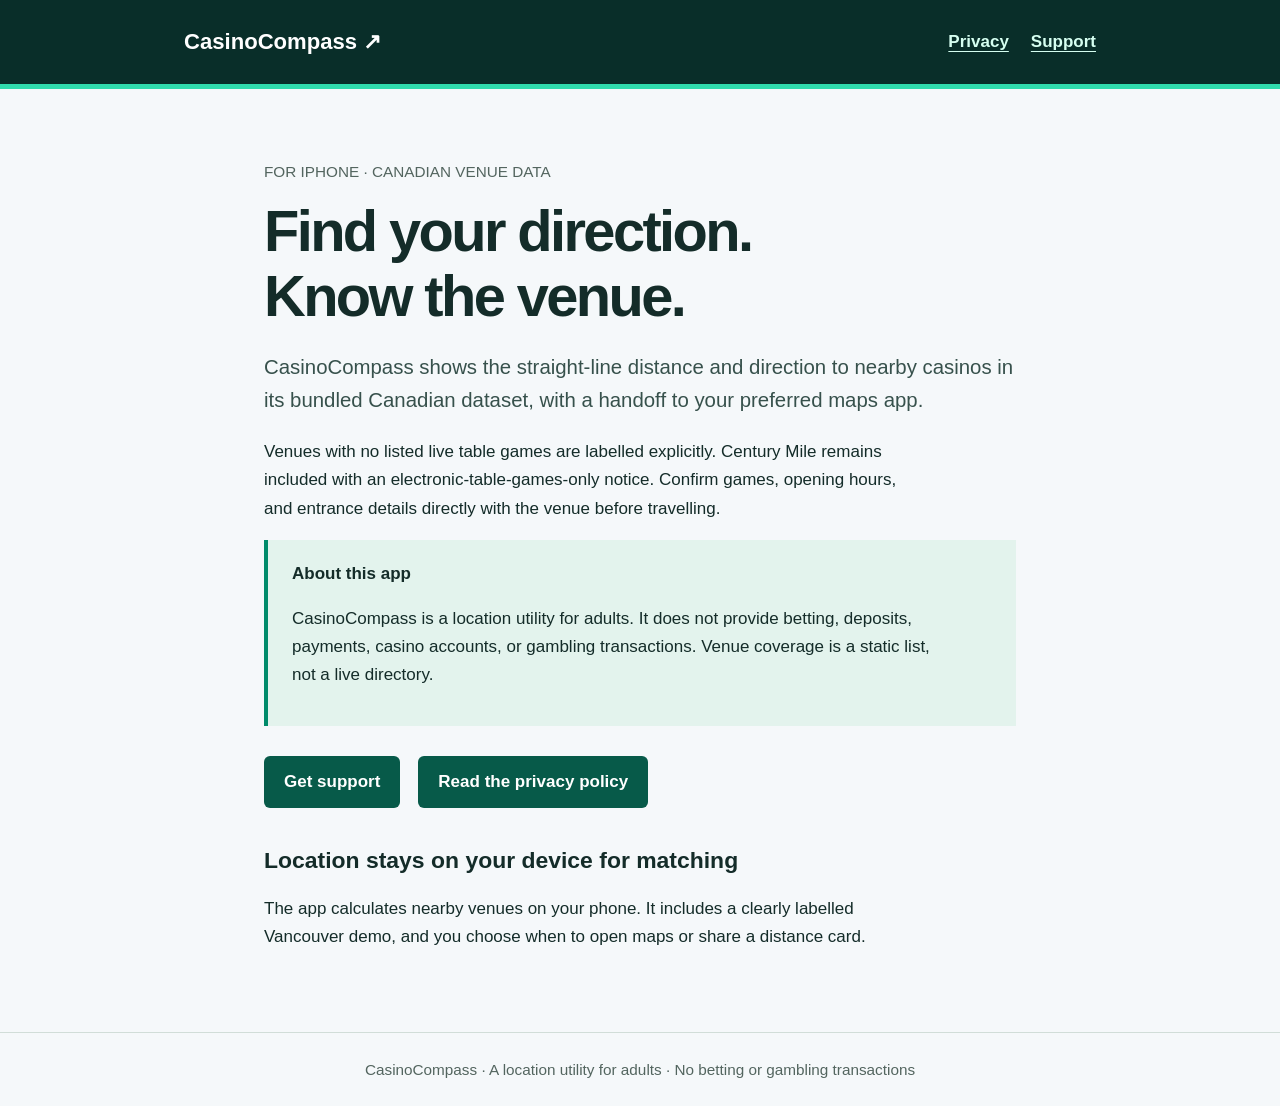
<file: docs/index.html>
<!doctype html>
<html lang="en"><head><meta charset="utf-8"><meta name="viewport" content="width=device-width, initial-scale=1"><title>Nearby casinos, clearly labelled · CasinoCompass</title><meta name="description" content="Information, privacy, and support for the CasinoCompass iPhone app."><meta name="color-scheme" content="light"><link rel="stylesheet" href="./site.css"></head>
<body><header><div><a class="brand" href="./">CasinoCompass <span aria-hidden="true">↗</span></a><nav aria-label="Main navigation"><a href="./privacy/">Privacy</a><a href="./support/">Support</a></nav></div></header><main id="main"><p class="meta">FOR IPHONE · CANADIAN VENUE DATA</p><h1>Find your direction.<br>Know the venue.</h1><p class="lead">CasinoCompass shows the straight-line distance and direction to nearby casinos in its bundled Canadian dataset, with a handoff to your preferred maps app.</p><p>Venues with no listed live table games are labelled explicitly. Century Mile remains included with an electronic-table-games-only notice. Confirm games, opening hours, and entrance details directly with the venue before travelling.</p><div class="note"><strong>About this app</strong><p>CasinoCompass is a location utility for adults. It does not provide betting, deposits, payments, casino accounts, or gambling transactions. Venue coverage is a static list, not a live directory.</p></div><div class="links"><a class="button" href="support/">Get support</a><a class="button" href="privacy/">Read the privacy policy</a></div><h2>Location stays on your device for matching</h2><p>The app calculates nearby venues on your phone. It includes a clearly labelled Vancouver demo, and you choose when to open maps or share a distance card.</p></main><footer>CasinoCompass · A location utility for adults · No betting or gambling transactions</footer></body></html>
</file>
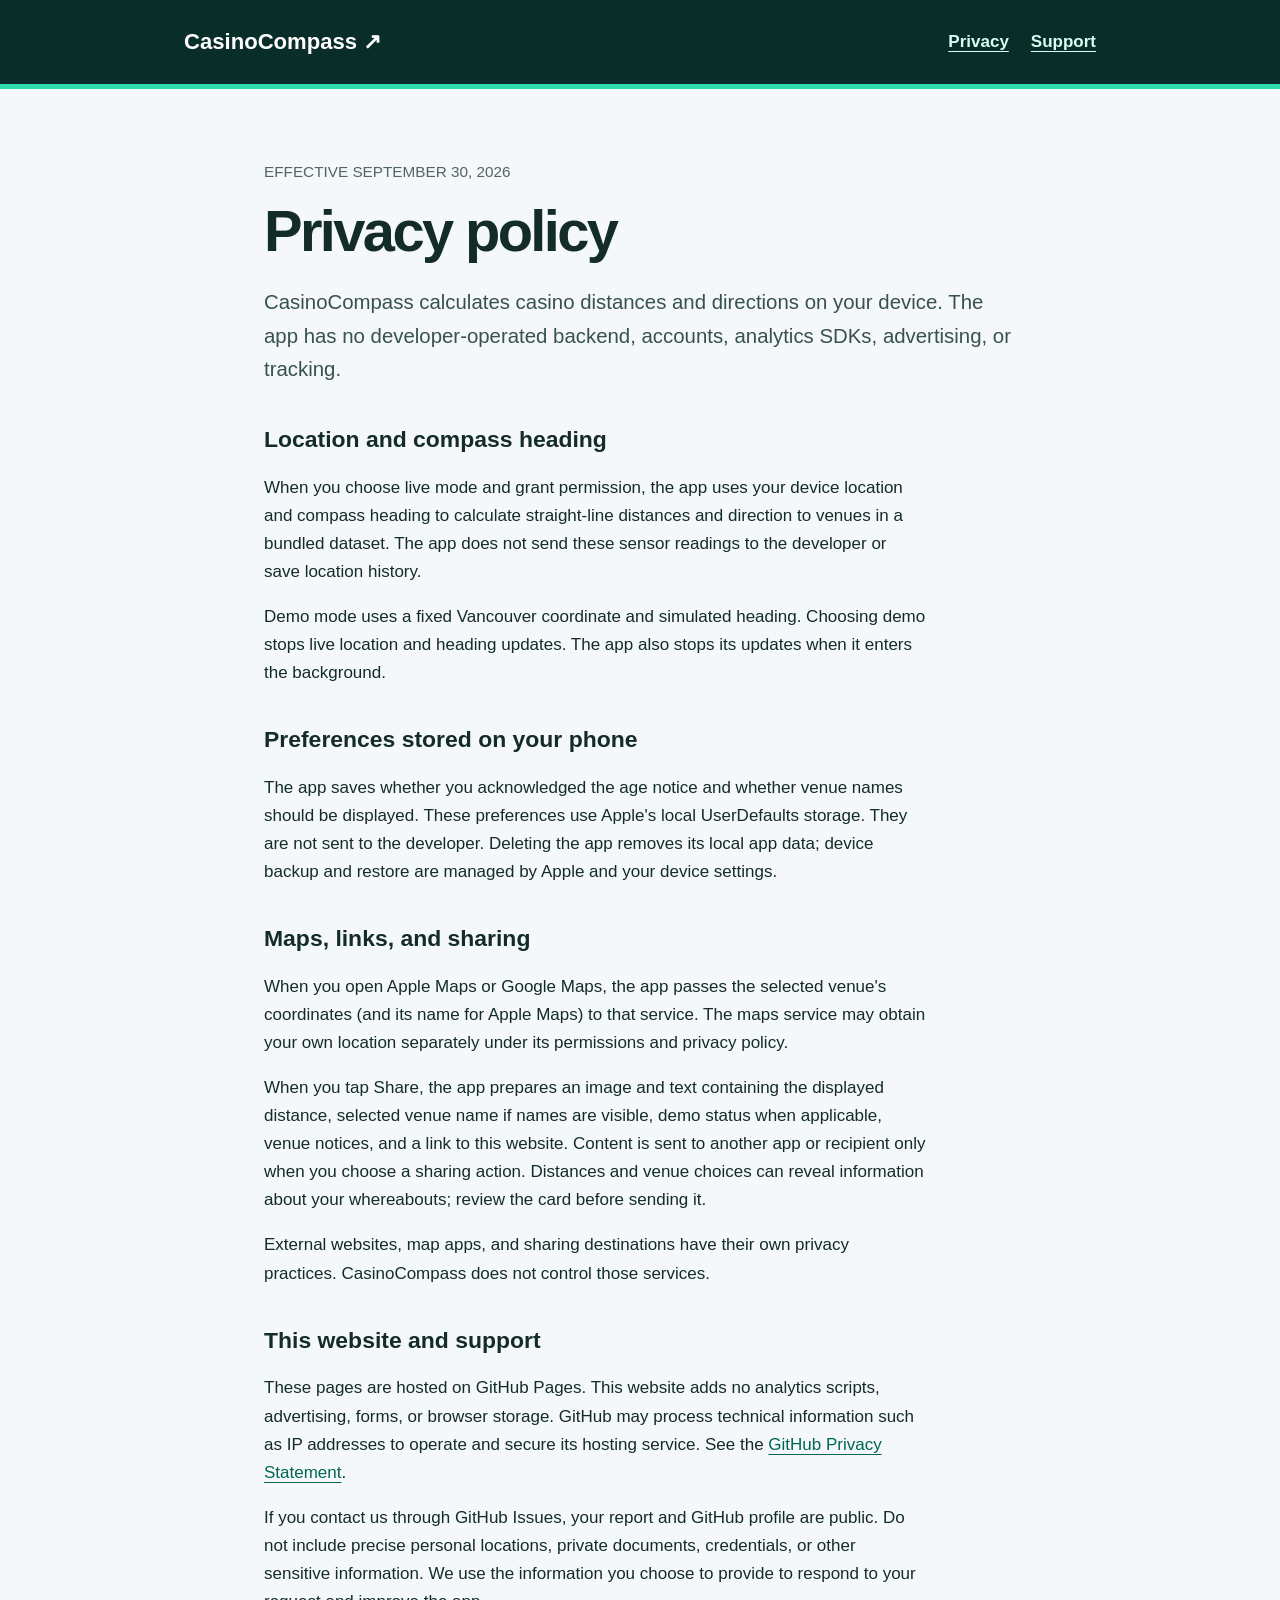
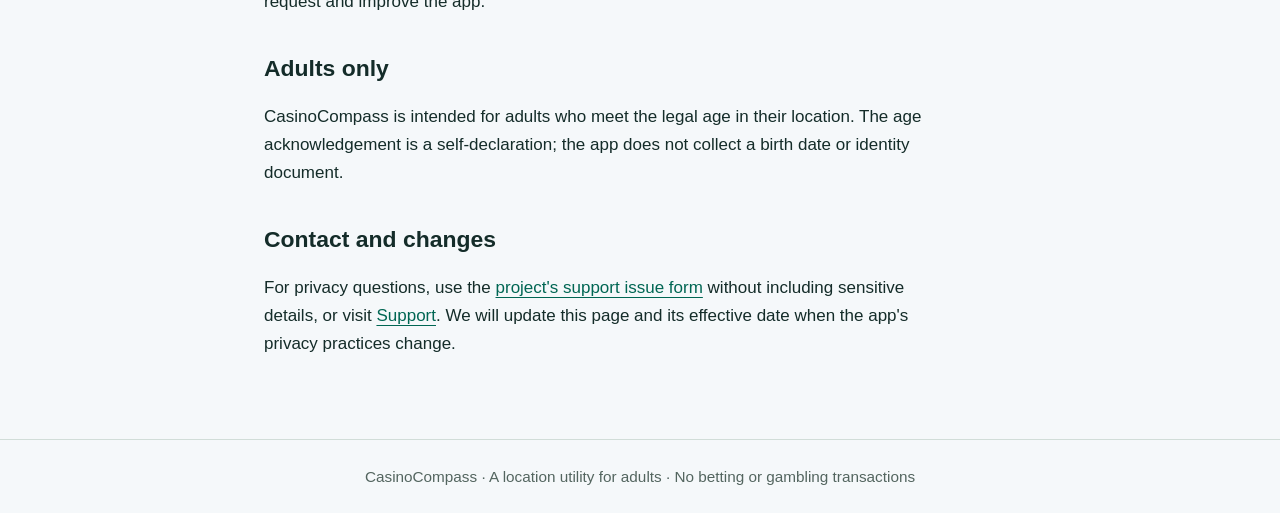
<file: docs/privacy/index.html>
<!doctype html>
<html lang="en"><head><meta charset="utf-8"><meta name="viewport" content="width=device-width, initial-scale=1"><title>Privacy policy · CasinoCompass</title><meta name="description" content="How CasinoCompass uses location, stores preferences, and handles maps and sharing."><meta name="color-scheme" content="light"><link rel="stylesheet" href="../site.css"></head>
<body><header><div><a class="brand" href="../">CasinoCompass <span aria-hidden="true">↗</span></a><nav aria-label="Main navigation"><a href="../privacy/">Privacy</a><a href="../support/">Support</a></nav></div></header><main id="main"><p class="meta">EFFECTIVE SEPTEMBER 30, 2026</p><h1>Privacy policy</h1><p class="lead">CasinoCompass calculates casino distances and directions on your device. The app has no developer-operated backend, accounts, analytics SDKs, advertising, or tracking.</p><h2>Location and compass heading</h2><p>When you choose live mode and grant permission, the app uses your device location and compass heading to calculate straight-line distances and direction to venues in a bundled dataset. The app does not send these sensor readings to the developer or save location history.</p><p>Demo mode uses a fixed Vancouver coordinate and simulated heading. Choosing demo stops live location and heading updates. The app also stops its updates when it enters the background.</p><h2>Preferences stored on your phone</h2><p>The app saves whether you acknowledged the age notice and whether venue names should be displayed. These preferences use Apple's local UserDefaults storage. They are not sent to the developer. Deleting the app removes its local app data; device backup and restore are managed by Apple and your device settings.</p><h2>Maps, links, and sharing</h2><p>When you open Apple Maps or Google Maps, the app passes the selected venue's coordinates (and its name for Apple Maps) to that service. The maps service may obtain your own location separately under its permissions and privacy policy.</p><p>When you tap Share, the app prepares an image and text containing the displayed distance, selected venue name if names are visible, demo status when applicable, venue notices, and a link to this website. Content is sent to another app or recipient only when you choose a sharing action. Distances and venue choices can reveal information about your whereabouts; review the card before sending it.</p><p>External websites, map apps, and sharing destinations have their own privacy practices. CasinoCompass does not control those services.</p><h2>This website and support</h2><p>These pages are hosted on GitHub Pages. This website adds no analytics scripts, advertising, forms, or browser storage. GitHub may process technical information such as IP addresses to operate and secure its hosting service. See the <a href="https://docs.github.com/en/site-policy/privacy-policies/github-general-privacy-statement">GitHub Privacy Statement</a>.</p><p>If you contact us through GitHub Issues, your report and GitHub profile are public. Do not include precise personal locations, private documents, credentials, or other sensitive information. We use the information you choose to provide to respond to your request and improve the app.</p><h2>Adults only</h2><p>CasinoCompass is intended for adults who meet the legal age in their location. The age acknowledgement is a self-declaration; the app does not collect a birth date or identity document.</p><h2>Contact and changes</h2><p>For privacy questions, use the <a href="https://github.com/mkodithuwakku/CasinoCompass/issues/new">project's support issue form</a> without including sensitive details, or visit <a href="../support/">Support</a>. We will update this page and its effective date when the app's privacy practices change.</p></main><footer>CasinoCompass · A location utility for adults · No betting or gambling transactions</footer></body></html>
</file>
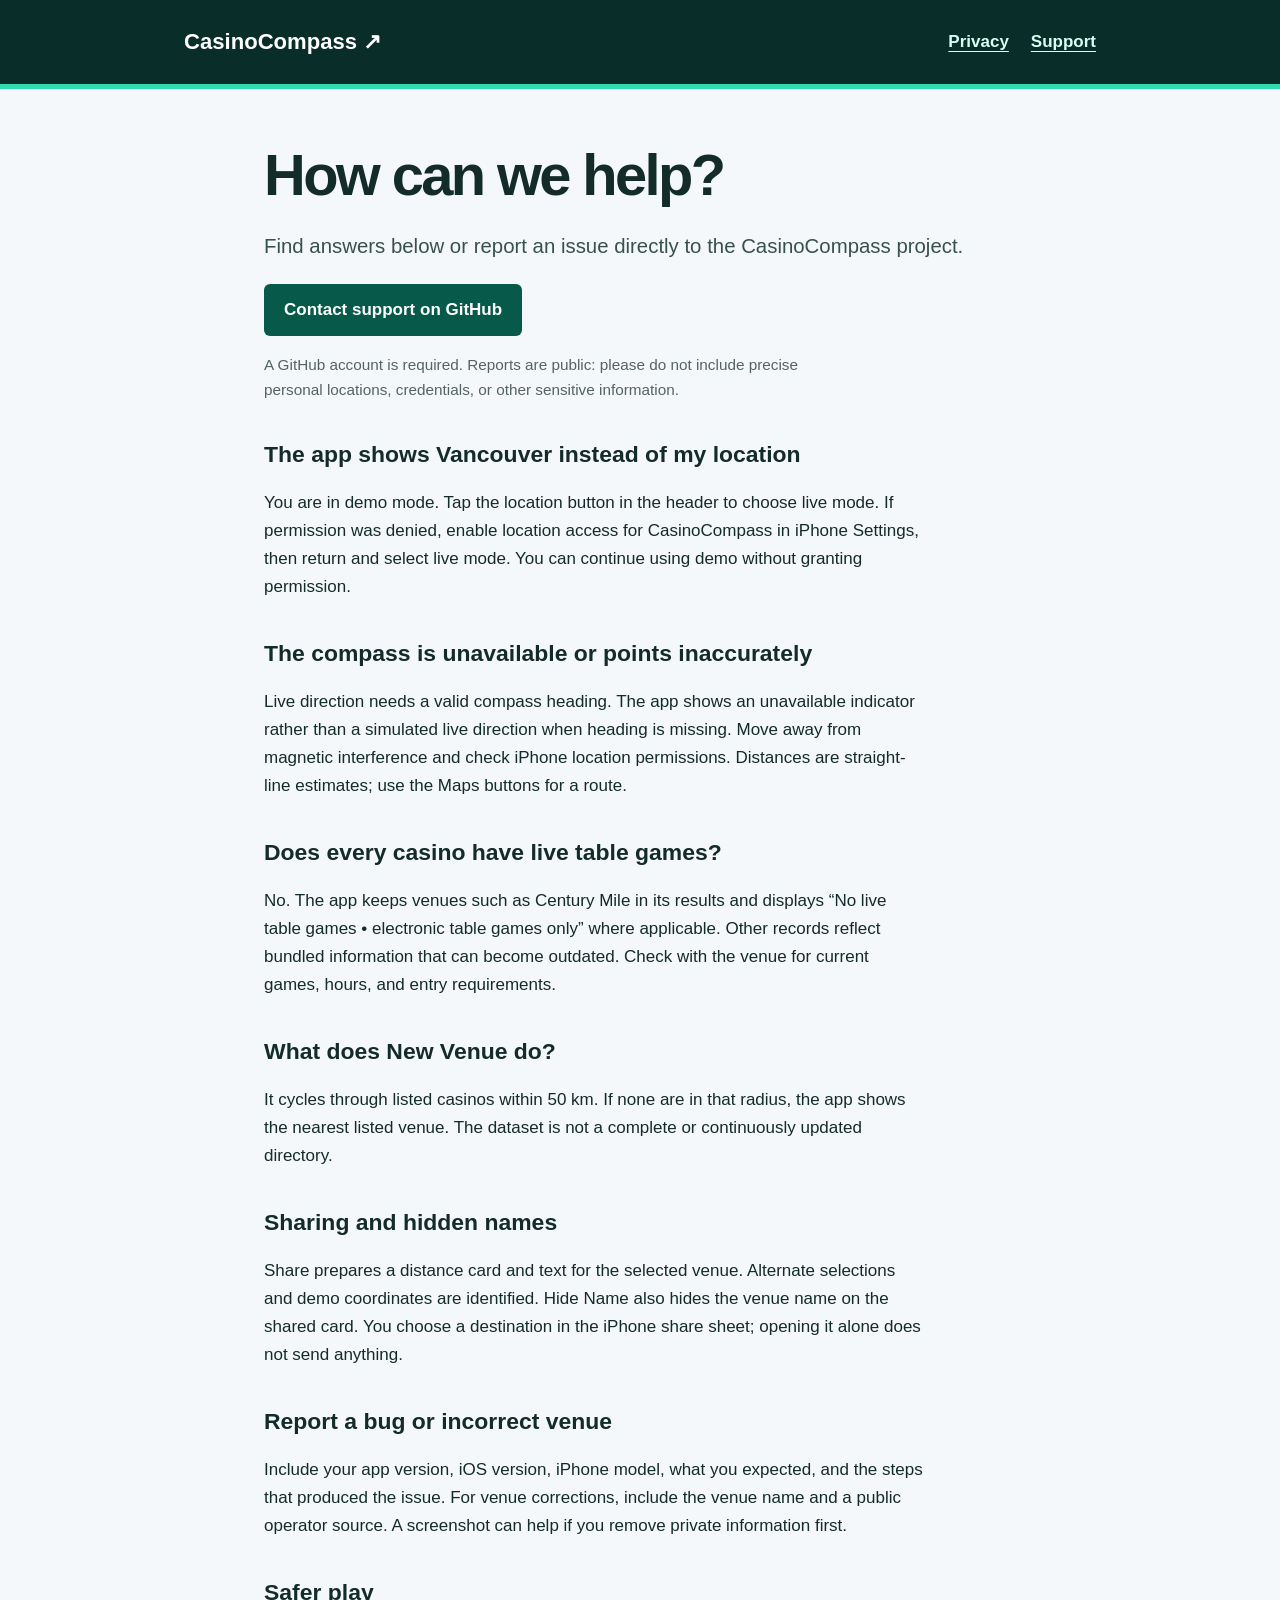
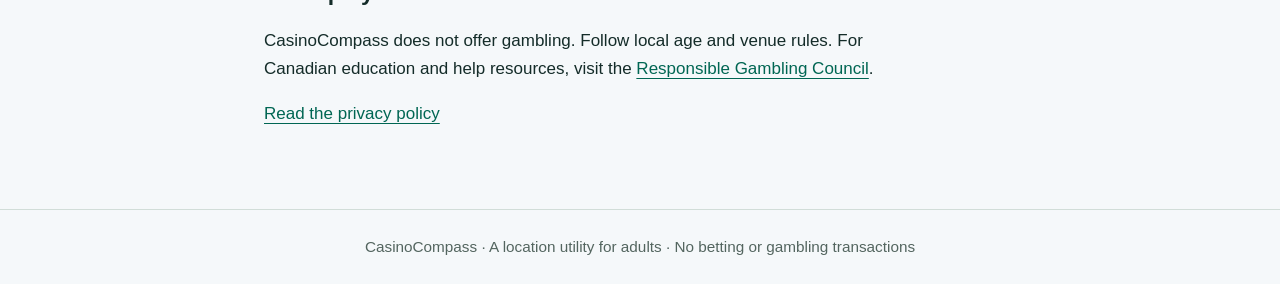
<file: docs/support/index.html>
<!doctype html>
<html lang="en"><head><meta charset="utf-8"><meta name="viewport" content="width=device-width, initial-scale=1"><title>Support · CasinoCompass</title><meta name="description" content="Get help with CasinoCompass location, demo mode, sharing, and venue information."><meta name="color-scheme" content="light"><link rel="stylesheet" href="../site.css"></head>
<body><header><div><a class="brand" href="../">CasinoCompass <span aria-hidden="true">↗</span></a><nav aria-label="Main navigation"><a href="../privacy/">Privacy</a><a href="../support/">Support</a></nav></div></header><main id="main"><h1>How can we help?</h1><p class="lead">Find answers below or report an issue directly to the CasinoCompass project.</p><a class="button" href="https://github.com/mkodithuwakku/CasinoCompass/issues/new">Contact support on GitHub</a><p class="meta">A GitHub account is required. Reports are public: please do not include precise personal locations, credentials, or other sensitive information.</p><h2>The app shows Vancouver instead of my location</h2><p>You are in demo mode. Tap the location button in the header to choose live mode. If permission was denied, enable location access for CasinoCompass in iPhone Settings, then return and select live mode. You can continue using demo without granting permission.</p><h2>The compass is unavailable or points inaccurately</h2><p>Live direction needs a valid compass heading. The app shows an unavailable indicator rather than a simulated live direction when heading is missing. Move away from magnetic interference and check iPhone location permissions. Distances are straight-line estimates; use the Maps buttons for a route.</p><h2>Does every casino have live table games?</h2><p>No. The app keeps venues such as Century Mile in its results and displays “No live table games • electronic table games only” where applicable. Other records reflect bundled information that can become outdated. Check with the venue for current games, hours, and entry requirements.</p><h2>What does New Venue do?</h2><p>It cycles through listed casinos within 50 km. If none are in that radius, the app shows the nearest listed venue. The dataset is not a complete or continuously updated directory.</p><h2>Sharing and hidden names</h2><p>Share prepares a distance card and text for the selected venue. Alternate selections and demo coordinates are identified. Hide Name also hides the venue name on the shared card. You choose a destination in the iPhone share sheet; opening it alone does not send anything.</p><h2>Report a bug or incorrect venue</h2><p>Include your app version, iOS version, iPhone model, what you expected, and the steps that produced the issue. For venue corrections, include the venue name and a public operator source. A screenshot can help if you remove private information first.</p><h2>Safer play</h2><p>CasinoCompass does not offer gambling. Follow local age and venue rules. For Canadian education and help resources, visit the <a href="https://responsiblegambling.org/for-the-public/help-for-problem-gambling/help-for-canadians/">Responsible Gambling Council</a>.</p><p><a href="../privacy/">Read the privacy policy</a></p></main><footer>CasinoCompass · A location utility for adults · No betting or gambling transactions</footer></body></html>
</file>
<file: docs/site.css>
*{box-sizing:border-box}html{font-family:-apple-system,BlinkMacSystemFont,"Segoe UI",sans-serif;color:#142c29;background:#f5f8fa;font-size:17px;line-height:1.65}body{margin:0}a{color:#006653;text-underline-offset:4px}a:hover{color:#003f34}a:focus-visible{outline:3px solid #c18b13;outline-offset:5px}header{background:#092e29;color:white;border-bottom:5px solid #30dbad}header>div{max-width:960px;margin:auto;padding:24px;display:flex;align-items:center;justify-content:space-between;gap:24px;flex-wrap:wrap}.brand{color:white;font-weight:800;font-size:1.3rem;text-decoration:none}nav{display:flex;gap:22px}nav a{color:#d6fff1;font-weight:600}main{max-width:800px;margin:0 auto;padding:54px 24px 64px}h1{font-size:clamp(2rem,7vw,3.4rem);letter-spacing:-.045em;line-height:1.12;margin:0 0 22px}h2{font-size:1.35rem;line-height:1.3;margin-top:38px}p,li{max-width:70ch}.lead{font-size:1.2rem;color:#37514c}.note{padding:20px 24px;border-left:4px solid #008b6a;background:#e3f3ed}.meta{color:#53655f;font-size:.9rem}.links{display:flex;gap:18px;flex-wrap:wrap;margin-top:30px}.button{display:inline-block;background:#075a49;color:white;border-radius:6px;padding:12px 20px;font-weight:700;text-decoration:none}.button:hover{background:#034335;color:white}footer{border-top:1px solid #d1ddd8;padding:24px;text-align:center;color:#53655f;font-size:.9rem}code{overflow-wrap:anywhere}ul{padding-left:24px}@media(max-width:480px){main{padding-top:34px}header>div{gap:12px}nav{gap:18px}}
</file>
